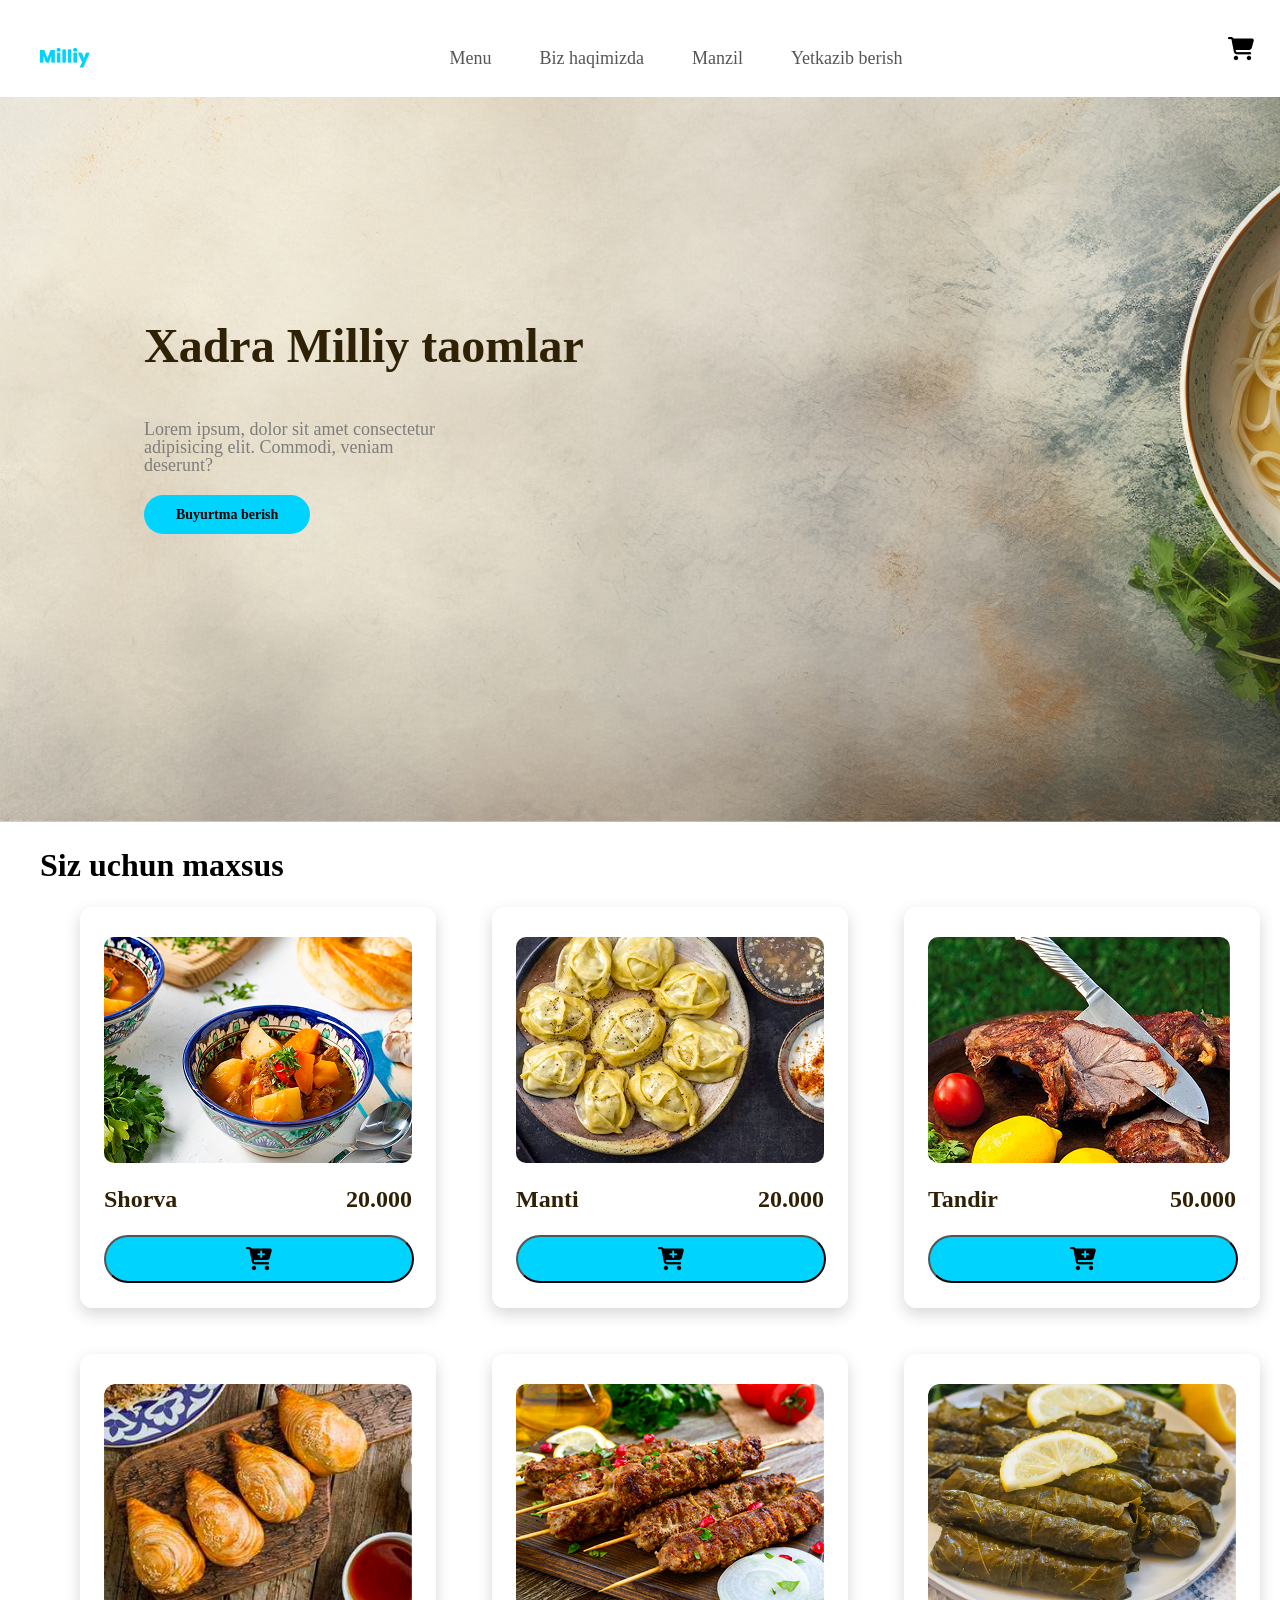
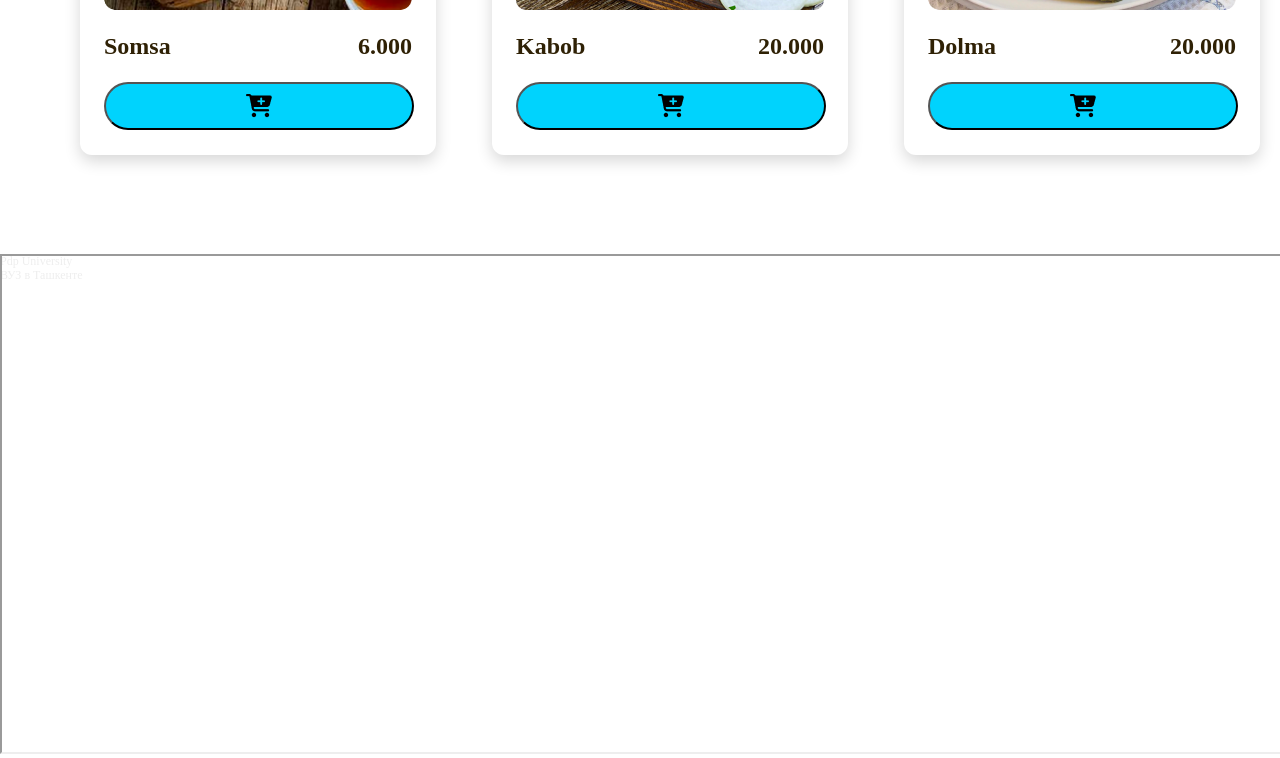
<file: index.html>
<!DOCTYPE html>
<html lang="en">
<head>
    <meta charset="UTF-8">
    <meta name="viewport" content="width=device-width, initial-scale=1.0">
    <title>Document</title>
    <link rel="stylesheet" href="./main.css">
</head>
<body>
    <header class="site-haeder">
       <div class="container">
         <div class="header-wrapper">
            <a href="">
                <img class="header-img" src="./images/Milliy.png" alt="">
            </a>
          <nav class="navbar">
            <ul class="navbar-list">
                <li class="navbar-item">
                    <a class="navbar-link" href="">
                        Menu
                    </a>
                </li>
                <li class="navbar-item">
                    <a class="navbar-link" href="">
                      Biz haqimizda
                    </a>
                </li>
                 <li class="navbar-item">
                   <a class="navbar-link" href="">
                     Manzil
                   </a>
                 </li>
                 <li class="navbar-item">
                   <a class="navbar-link" href="">
                    Yetkazib berish
                   </a>
                 </li>
            </ul>
          </nav>
          <button class="header-btn">
            <img src="./images/Vector (1).png" alt="">
          </button>
            </div>
          </main>
         </div>
       </div>
    </header>
    
       <main class="site-main">
         <div class="hero">
           <div class="hero-text">
              <h1 class="hero-tittle">
                Xadra Milliy taomlar
              </h1>
              <p class="hero-desc">
                Lorem ipsum, dolor sit amet consectetur adipisicing elit. Commodi, veniam deserunt? 
              </p>
              <a class="hero-link" href="">
                Buyurtma  berish
              </a>
            </div>
          </div>
          <div class="container">
          <section class="menu"> 
            
            <h2 class="menu-tittle">
              Siz uchun maxsus
            </h2>
           
              <ul class="menu-list">
                <li class="menu-item">
                   <img class="menu-img" src="./images/shorva.png" alt="">
                   
                   <div class="tittle-box">
                    <h3 class="menu-text" >
                      Shorva
                    </h3>
                    <p class="menu-desc">
                      20.000
                    </p>
                  </div> 
                    <button class="menu-btn">
                      <img src="./images/Frame (6).png" alt="">
                    </button>
                  </li>
                  <li class="menu-item">
                   <img class="menu-img" src="./images/manti.png" alt="">
                   
                   <div class="tittle-box">
                    <h3 class="menu-text" >
                      Manti
                    </h3>
                    <p class="menu-desc">
                      20.000
                    </p>
                  </div> 
                    <button class="menu-btn">
                      <img src="./images/Frame (6).png" alt="">
                    </button>
                  </li>
                  <li class="menu-item">
                   <img class="menu-img" src="./images/tandir.png" alt="">
                   
                   <div class="tittle-box">
                    <h3 class="menu-text" >
                      Tandir
                    </h3>
                    <p class="menu-desc">
                      50.000
                    </p>
                  </div> 
                    <button class="menu-btn">
                      <img src="./images/Frame (6).png" alt="">
                    </button>
                  </li>
                  <li class="menu-item">
                   <img class="menu-img" src="./images/somsa.png" alt="">
                   
                   <div class="tittle-box">
                    <h3 class="menu-text" >
                      Somsa
                    </h3>
                    <p class="menu-desc">
                      6.000
                    </p>
                  </div> 
                    <button class="menu-btn">
                      <img src="./images/Frame (6).png" alt="">
                    </button>
                  </li>
                  <li class="menu-item">
                   <img class="menu-img" src="./images/shashlik.png" alt="">
                   
                   <div class="tittle-box">
                    <h3 class="menu-text" >
                      Kabob
                    </h3>
                    <p class="menu-desc">
                      20.000
                    </p>
                  </div> 
                    <button class="menu-btn">
                      <img src="./images/Frame (6).png" alt="">
                    </button>
                  </li>
                  <li class="menu-item">
                   <img class="menu-img" src="./images/dolma.png" alt="">
                   
                   <div class="tittle-box">
                    <h3 class="menu-text" >
                      Dolma
                    </h3>
                    <p class="menu-desc">
                      20.000
                    </p>
                  </div> 
                    <button class="menu-btn">
                      <img src="./images/Frame (6).png" alt="">
                    </button>
                  </li>
                </ul>
            </div>
          </section>
        </div> 
        <div style="position:relative;overflow:hidden;"><a href="https://yandex.uz/maps/org/197913283981/?utm_medium=mapframe&utm_source=maps" style="color:#eee;font-size:12px;position:absolute;top:0px;">Pdp University</a><a href="https://yandex.uz/maps/10335/tashkent/category/university/184106140/?utm_medium=mapframe&utm_source=maps" style="color:#eee;font-size:12px;position:absolute;top:14px;">ВУЗ в Ташкенте</a><iframe src="https://yandex.uz/map-widget/v1/?ll=69.216070%2C41.234248&mode=poi&poi%5Bpoint%5D=69.215739%2C41.234382&poi%5Buri%5D=ymapsbm1%3A%2F%2Forg%3Foid%3D197913283981&z=20.05" width="1770" height="500" frameborder="1" allowfullscreen="true" style="position:relative;"></iframe></div>
          </main>
            
</body>
</html>
</file>
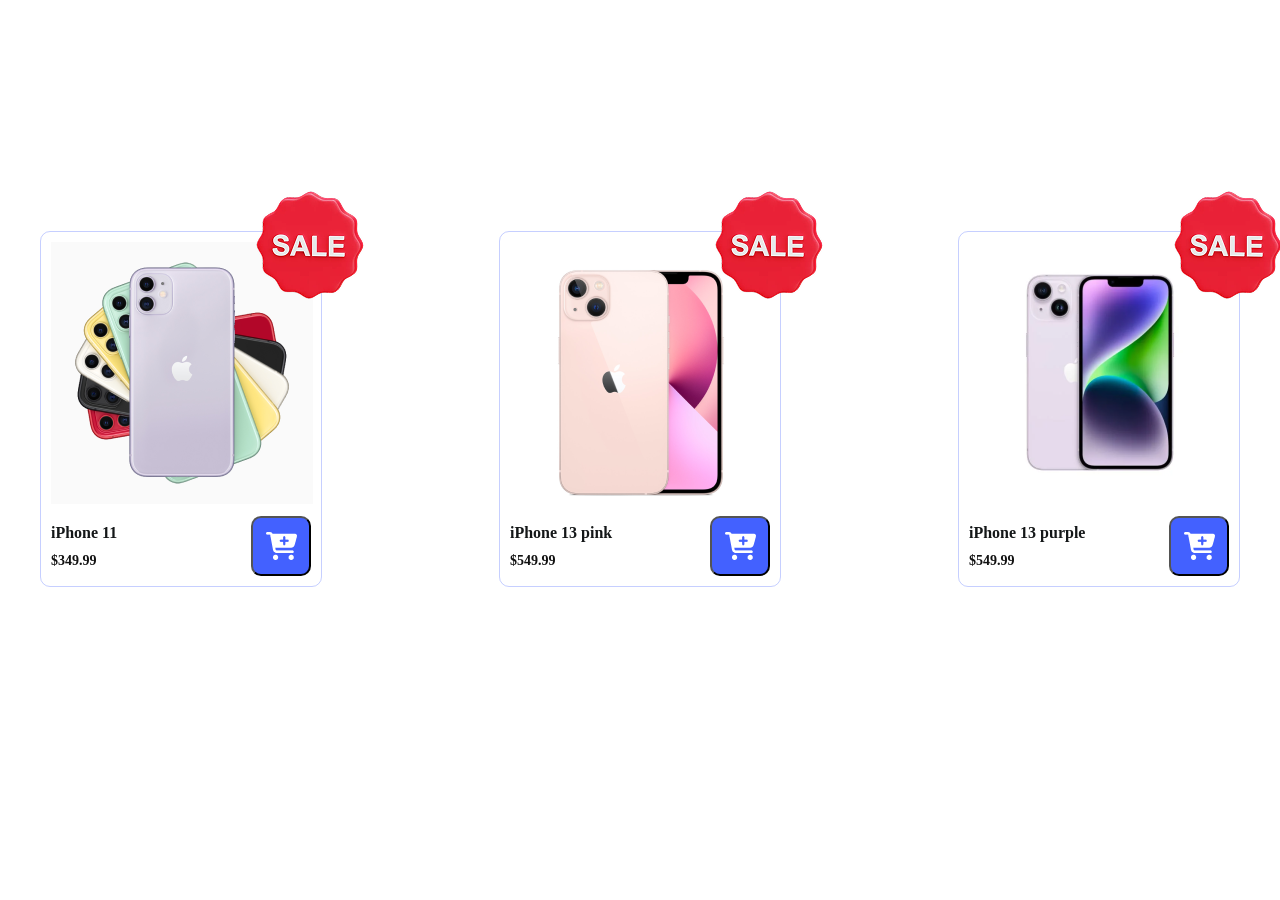
<file: iphone/index.html>
<!DOCTYPE html>
<html lang="en">
<head>
    <meta charset="UTF-8">
    <meta name="viewport" content="width=device-width, initial-scale=1.0">
    <title>Document</title>
    <link rel="stylesheet" href="./main.css">
</head>
<body>
    <main class="site-main">
        <section class="site-section">
            <div class="container">
                <ul class="iphone-list">
                    <li class="iphone-item">
                        <img class="iphone-img" src="./images/image 3.png" alt="">
                        <img class="sale-img" src="./images/sale.png" alt="">
                        <div class="iphone-box">
                            <div class="info">
                                <h3 class="iphone-tittle">
                                    iPhone 11
                                </h3>
                                <p class="price">
                                    $349.99
                                </p>
                            </div>
                            <button class="icon-button">
                                <img class="icons-img" src="./images/Vector (3).png" alt="">
                            </button>
                        </div>
                    </li>
                     <li class="iphone-item">
                        <img class="iphone-img" src="./images/iphone12.png" alt="">
                        <img class="sale-img" src="./images/sale.png" alt="">
                        <div class="iphone-box">
                            <div class="info">
                                <h3 class="iphone-tittle">
                                    iPhone 13 pink
                                </h3>
                                <p class="price">
                                    $549.99
                                </p>
                            </div>
                            <button class="icon-button">
                                <img class="icons-img" src="./images/Vector (3).png" alt="">
                            </button>
                        </div>
                    </li>
                     <li class="iphone-item">
                        <img class="iphone-img" src="./images/iphone13.png" alt="">
                        <img class="sale-img" src="./images/sale.png" alt="">
                        <div class="iphone-box">
                            <div class="info">
                                <h3 class="iphone-tittle">
                                    iPhone 13 purple
                                </h3>
                                <p class="price">
                                    $549.99
                                </p>
                            </div>
                            <button class="icon-button">
                                <img class="icons-img" src="./images/Vector (3).png" alt="">
                            </button>
                        </div>
                    </li>
                </ul>
            </div>
        </section>
    </main>
</body>
</html>
</file>
<file: main.css>
*{
    box-sizing: border-box;
}
body{
    margin: 0;
}
img{
    display: block;
}
.container{
    width: 1240px;
    margin-inline: auto;
    padding-left: 20px;
}
ul{
    margin-block: 0;
}
a{
    text-decoration-line: none;
}
.site-haeder{

}
.header-wrapper{
display: flex;
justify-content: space-between;
}
.navbar{
margin-top: 48px;
margin-bottom: 29px;
}
.navbar-list{
display: flex;
gap: 48px;
}
.navbar-item{
list-style-type: none;
}
.header-btn{
    background-color: transparent;
    border: none;
}
.navbar-link{
    font-family: Poppins;
font-weight: 400;
font-style: Regular;
font-size: 18px;
line-height: 100%;
letter-spacing: 0%;
vertical-align: middle;
color: #555555;

}
.header-img{
    margin-top: 48px;
    margin-bottom: 29px;
}
.hero{
    background-image: url("./images/rasm.png");
    background-repeat: no-repeat;
    background-size: cover;
    padding-bottom: 300px;
}
.hero-text{
padding-top: 193px;
margin-left: 144px;
}
.hero-tittle{
font-weight: 600;
font-style: SemiBold;
font-size: 48px;
line-height: 100%;
letter-spacing: 0%;
vertical-align: middle;
color: #2F2105;
padding-bottom: 18px;
}
.hero-desc{
font-weight: 400;
font-style: Regular;
font-size: 18px;
line-height: 100%;
letter-spacing: 0%;
vertical-align: middle;
width: 293px;
color: #7E7D7A;
margin-bottom: 30px;
}
.hero-link{
font-weight: 600;
font-style: SemiBold;
font-size: 14px;
line-height: 100%;
letter-spacing: 0%;
text-align: center;
vertical-align: middle;
padding-block: 12px;
padding-inline: 32px;
background-color: #00D3FD;
border-radius: 33px;
color: #000;
}
.menu-tittle{
    font-family: Poppins;
font-weight: 600;
font-style: SemiBold;
font-size: 32px;
line-height: 100%;
letter-spacing: 4%;
vertical-align: middle;

}
.menu-wrapper{

}
.menu-list{
list-style-type: none;
display: flex;
flex-wrap: wrap;
justify-content: space-between;
row-gap: 46px;
}
.menu-item{
    width: 356px;
box-shadow: 0px 6px 16px 0px #00000029;
padding: 30px 24px 25px 24px;
border-radius: 12px;
}

.menu-text{
font-family: Poppins;
font-weight: 600;
font-style: SemiBold;
font-size: 24px;
line-height: 100%;
letter-spacing: 4%;
vertical-align: middle;
color: #2F2105;
}
.menu-desc{
font-family: Poppins;
font-weight: 700;
font-style: Bold;
font-size: 24px;
line-height: 100%;
letter-spacing: 4%;
text-align: center;
vertical-align: middle;
color: #2F2105;
}
.tittle-box{
    display: flex;
    justify-content: space-between;
}
.link{
    

    color: #00D3FD;
}
.menu{
    padding-bottom: 99px;
}
.menu-img{
    border-radius: 10px;
}
.menu-btn{
    width: 308;
height: 43;
opacity: 1;
border-radius: 64px;
padding: 10px;
gap: 10px;
background-color: #00D3FD;
padding-left: 140px;
padding-right: 140px;
}
</file>
<file: iphone/main.css>
*{
    box-sizing: border-box;
}
body{
    margin: 0;
}
img{
    display: block;
}
a{
    text-decoration-line: none;
}
ul{
    list-style-type: none;
    margin-block: 0;
    padding-left: 0;
}
.container{
    width: 1240px;
    margin-inline: auto;
    padding-inline: 20px;
}
.site-main{
margin-top: 231px;
}
.site-section{

}
.iphone-list{
display: flex;
justify-content: space-between;
}
.iphone-item{
width: 282px;
border: 1px solid #4361FF4D;
border-radius: 10px;
padding-inline: 10px;
padding-block: 10px;
}
.iphone-img{
    padding-bottom: 12px;
}
.sale-img{
    position: absolute;
    transform: translate(205px,-325px);
}
.iphone-tittle{
    font-family: Inter;
font-weight: 600;
font-style: Semi Bold;
font-size: 16px;
line-height: 26px;
letter-spacing: 0px;
color: #141718;
margin-block: 4px 4px;
}
.price{
    font-family: Inter;
font-weight: 600;
font-style: Semi Bold;
font-size: 14px;
line-height: 22px;
letter-spacing: 0px;
color: #121212;
margin-block: 0;
}
.iphone-box{
    display: flex;
    justify-content: space-between;
}
.icon-button{
    background-color: #4361FF;
    width: 60px;    
    height: 60px;
    border-radius: 10px;
}
.icons-img{
    margin-inline: auto;
}
</file>
